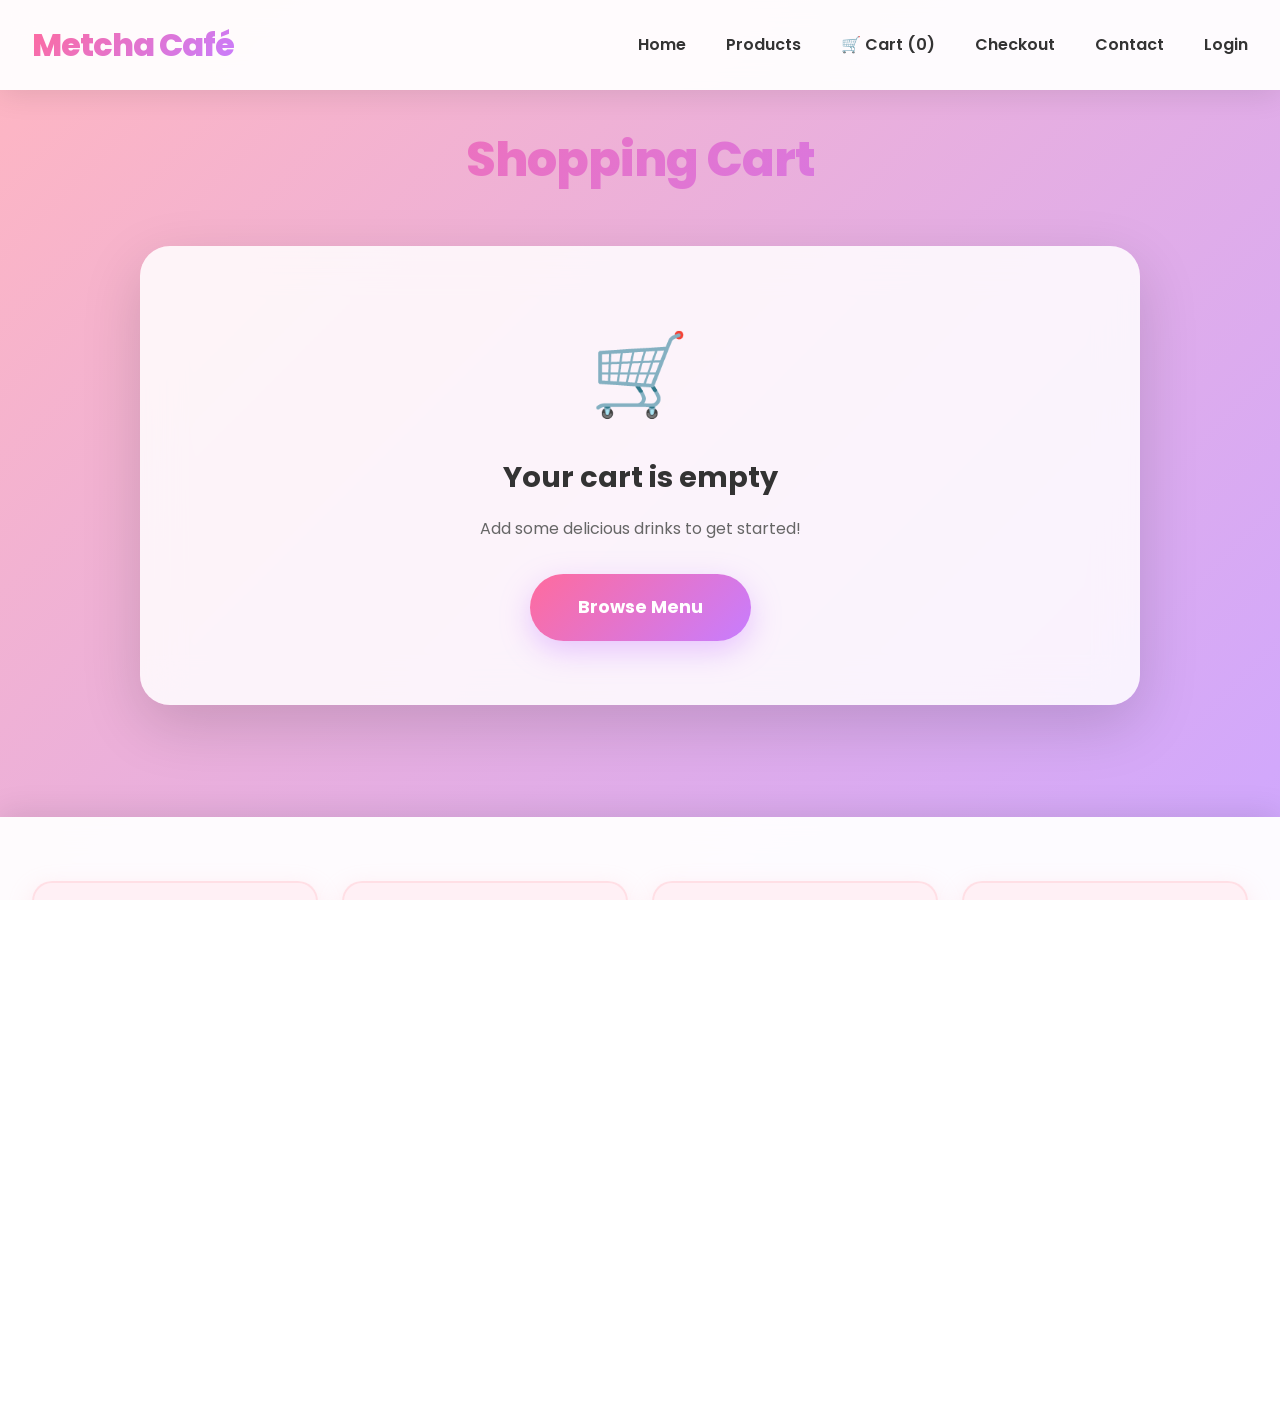
<file: metch_web/cart.html>
<!doctype html>
<html lang="en">
<head>
  <meta charset="UTF-8"/>
  <meta name="viewport" content="width=device-width, initial-scale=1.0"/>
  <title>Metcha Café - Cart</title>
  <link href="https://fonts.googleapis.com/css2?family=Poppins:wght@300;400;500;600;700;800&display=swap" rel="stylesheet"/>
  <style>
    /* ========= Base / Reset ========= */
    * { margin: 0; padding: 0; box-sizing: border-box; }
    html, body { height: 100%; overflow-x: hidden; }
    body {
      font-family: 'Poppins', sans-serif;
      background: linear-gradient(135deg, #ffb6c1, #cfa7ff);
      color: #333;
      line-height: 1.6;
    }

    /* ========= Parallax BG ========= */
    .parallax-bg {
      position: fixed; inset: 0;
      background: linear-gradient(135deg, #ffb6c1, #cfa7ff);
      z-index: -1; transform: translateZ(0);
    }

    /* ========= Header / Nav ========= */
    header {
      background: rgba(255, 255, 255, 0.95);
      backdrop-filter: blur(15px);
      padding: 1.2rem 2rem;
      position: sticky; top: 0; z-index: 1000;
      box-shadow: 0 4px 30px rgba(0,0,0,0.1);
    }
    nav {
      max-width: 1400px; margin: 0 auto;
      display: flex; justify-content: space-between; align-items: center;
    }
    .logo {
      font-size: 2rem; font-weight: 800; letter-spacing: -1px;
      background: linear-gradient(135deg, #ff6b9d, #c77dff);
      -webkit-background-clip: text; -webkit-text-fill-color: transparent;
      background-clip: text;
    }
    .nav-links { display: flex; gap: 2.5rem; list-style: none; }
    .nav-links a {
      text-decoration: none; color: #333; font-weight: 600;
      transition: all .3s ease; position: relative; font-size: 1rem;
    }
    .nav-links a:hover { color: #c77dff; transform: translateY(-2px); }
    .nav-links a::after {
      content: ''; position: absolute; bottom: -5px; left: 0; width: 0; height: 3px;
      background: linear-gradient(135deg, #ff6b9d, #c77dff);
      transition: width .3s ease; border-radius: 2px;
    }
    .nav-links a:hover::after { width: 100%; }

    /* ========= Layout ========= */
    main { max-width: 1400px; margin: 0 auto; padding: 2rem; }

    /* ========= Titles ========= */
    .section-title {
      text-align: center; font-size: 3rem; font-weight: 800; margin-bottom: 3rem; letter-spacing: -1px;
      background: linear-gradient(135deg, #ff6b9d, #c77dff);
      -webkit-background-clip: text; -webkit-text-fill-color: transparent; background-clip: text;
    }

    /* ========= Cart / Checkout ========= */
    .cart-empty {
      text-align: center; padding: 4rem;
      background: rgba(255, 255, 255, 0.85); backdrop-filter: blur(20px);
      border-radius: 30px; box-shadow: 0 20px 60px rgba(0,0,0,.15);
    }
    .cart-card {
      background: rgba(255,255,255,.85); backdrop-filter: blur(20px);
      padding: 2rem; border-radius: 30px; box-shadow: 0 20px 60px rgba(0,0,0,.15); margin-bottom: 2rem;
    }
    .qty-badge {
      display: flex; align-items: center; gap: 1rem;
      background: rgba(199,125,255,.1); padding: .5rem 1rem; border-radius: 50px;
    }
    .qty-btn {
      width: 32px; height: 32px; border-radius: 50%;
      background: linear-gradient(135deg, #ff6b9d, #c77dff); color: #fff; border: none;
      cursor: pointer; font-size: 1.2rem; font-weight: 700; display: flex; align-items: center; justify-content: center;
      transition: all .3s ease;
    }
    .qty-btn:hover {
      transform: scale(1.1);
      box-shadow: 0 5px 15px rgba(199,125,255,.4);
    }

    /* ========= Buttons ========= */
    .cta-button {
      display: inline-block; padding: 1.2rem 3rem;
      background: linear-gradient(135deg, #ff6b9d, #c77dff);
      color: #fff; text-decoration: none; border-radius: 50px;
      font-weight: 700; font-size: 1.1rem; transition: all .4s ease;
      box-shadow: 0 10px 30px rgba(199,125,255,.4); border: none; cursor: pointer;
      transform-style: preserve-3d;
    }
    .cta-button:hover {
      transform: translateY(-5px) scale(1.05);
      box-shadow: 0 20px 50px rgba(199,125,255,.6), 0 0 30px rgba(255,107,157,.5);
    }

    /* ========= Footer ========= */
    footer {
      background: rgba(255, 255, 255, 0.95);
      backdrop-filter: blur(15px);
      padding: 4rem 2rem 2rem; margin-top: 5rem;
      box-shadow: 0 -4px 30px rgba(0,0,0,.1);
    }
    .footer-content {
      max-width: 1400px; margin: 0 auto;
      display: grid; grid-template-columns: repeat(4, 1fr);
      gap: 1.5rem; margin-bottom: 3rem;
    }
    .footer-section {
      background: rgba(255,240,245,.95); backdrop-filter: blur(10px);
      padding: 1.8rem; border-radius: 20px; box-shadow: 0 8px 25px rgba(255,182,193,.3);
      transition: all .4s ease; transform-style: preserve-3d;
      border: 2px solid rgba(255,182,193,.3);
    }
    .footer-section:hover {
      transform: translateY(-10px) scale(1.03) rotateX(5deg);
      box-shadow: 0 20px 50px rgba(255,182,193,.6), 0 0 40px rgba(255,182,193,.5);
      border-color: rgba(255,182,193,.6);
    }
    .footer-section h3 {
      font-size: 1.2rem; font-weight: 700; margin-bottom: 1.2rem;
      background: linear-gradient(135deg, #ff6b9d, #c77dff);
      -webkit-background-clip: text; -webkit-text-fill-color: transparent; background-clip: text;
    }
    .footer-section p { color: #666; line-height: 1.6; margin-bottom: .8rem; font-size: .9rem; }
    .footer-links { list-style: none; }
    .footer-links li { margin-bottom: .6rem; }
    .footer-links a { color: #666; text-decoration: none; transition: all .3s ease; font-weight: 500; font-size: .9rem; }
    .footer-links a:hover { color: #c77dff; padding-left: 5px; }
    .contact-info { list-style: none; display: flex; flex-direction: column; gap: .8rem; }
    .contact-item { padding: .6rem 0; border-bottom: 1px solid rgba(255,182,193,.2); }
    .contact-item:last-child { border-bottom: none; }
    .contact-item strong {
      color: #333; display: block; margin-bottom: .4rem; font-size: .9rem; font-weight: 700;
      background: linear-gradient(135deg, #ff6b9d, #c77dff);
      -webkit-background-clip: text; -webkit-text-fill-color: transparent; background-clip: text;
    }
    .contact-item span { color: #666; font-weight: 500; font-size: .85rem; }

    .social-icons { display: flex; gap: 1rem; margin-top: 1.2rem; }
    .social-icon {
      width: 40px; height: 40px; border-radius: 50%;
      background: linear-gradient(135deg, #ff6b9d, #c77dff);
      display: flex; align-items: center; justify-content: center;
      color: #fff; font-size: 1.2rem; text-decoration: none; transition: all .4s ease;
      box-shadow: 0 5px 20px rgba(199,125,255,.3); transform-style: preserve-3d;
    }
    .social-icon:hover {
      transform: translateY(-8px) scale(1.15) rotateZ(10deg);
      box-shadow: 0 20px 50px rgba(199,125,255,.6), 0 0 40px rgba(255,107,157,.6);
    }
    .footer-bottom {
      text-align: center; padding-top: 2rem; border-top: 2px solid rgba(199,125,255,.2);
      color: #666; font-weight: 500;
    }

    /* ========= Utility ========= */
    .hidden { display: none; }

    /* ========= Responsive ========= */
    @media (max-width: 1024px) {
      .footer-content { grid-template-columns: repeat(2, 1fr); }
    }
    @media (max-width: 768px) {
      .section-title { font-size: 2.2rem; }
      .footer-content { grid-template-columns: 1fr; gap: 2rem; }
      main { padding: 1rem; }
      .nav-links { flex-wrap: wrap; gap: 1rem; font-size: 0.9rem; }
    }
  </style>
</head>
<body>
  <div class="parallax-bg"></div>
  
  <header>
    <nav>
      <div class="logo">Metcha Café</div>
      <ul class="nav-links">
        <li><a href="index.html#home">Home</a></li>
        <li><a href="products.html">Products</a></li>
        <li><a href="cart.html">🛒 Cart (<span id="cart-count">0</span>)</a></li>
        <li><a href="checkout.html">Checkout</a></li>
        <li><a href="contact.html">Contact</a></li>
        <li><a href="login.html">Login</a></li>
      </ul>
    </nav>
  </header>

  <main>
    <h2 class="section-title">Shopping Cart</h2>
    <div style="max-width:1000px;margin:0 auto;">
      <div id="cart-items-container"></div>

      <div id="cart-empty" class="cart-empty hidden">
        <div style="font-size:5rem;margin-bottom:1rem;">🛒</div>
        <h3 style="font-size:1.8rem;font-weight:700;margin-bottom:1rem;color:#333;">Your cart is empty</h3>
        <p style="color:#666;margin-bottom:2rem;">Add some delicious drinks to get started!</p>
        <a class="cta-button" href="products.html">Browse Menu</a>
      </div>
    </div>
  </main>

  <footer>
    <div class="footer-content">
      <div class="footer-section">
        <h3>About Metcha</h3>
        <p>Metcha Café blends art and flavor to bring you handcrafted drinks that inspire every sip.</p>
        <div class="social-icons">
          <a href="https://facebook.com" target="_blank" rel="noopener noreferrer" class="social-icon" aria-label="Facebook">📘</a>
          <a href="https://instagram.com" target="_blank" rel="noopener noreferrer" class="social-icon" aria-label="Instagram">📷</a>
          <a href="https://twitter.com" target="_blank" rel="noopener noreferrer" class="social-icon" aria-label="Twitter">🐦</a>
        </div>
      </div>
      <div class="footer-section">
        <h3>Quick Links</h3>
        <ul class="footer-links">
          <li><a href="index.html#home">Home</a></li>
          <li><a href="products.html">Products</a></li>
          <li><a href="contact.html">Contact</a></li>
          <li><a href="privacy.html">Privacy Policy</a></li>
        </ul>
      </div>
      <div class="footer-section">
        <h3>Contact Info</h3>
        <div class="contact-info">
          <div class="contact-item"><strong>📧 Email</strong><span>hello@metcha.com</span></div>
          <div class="contact-item"><strong>📞 Phone</strong><span>+1 (555) 123-4567</span></div>
          <div class="contact-item"><strong>📍 Address</strong><span>123 Café Street, Khobar, Saudi Arabia</span></div>
        </div>
      </div>
      <div class="footer-section">
        <h3>Opening Hours</h3>
        <div class="contact-info">
          <div class="contact-item"><strong>Mon - Fri</strong><span>8:00 AM - 10:00 PM</span></div>
          <div class="contact-item"><strong>Sat - Sun</strong><span>9:00 AM - 11:00 PM</span></div>
        </div>
      </div>
    </div>
    <div class="footer-bottom">
      <p>© 2025 Metcha. All rights reserved. Made with 💜 for drink lovers.</p>
    </div>
  </footer>

  <script>
    // Product list (must match your products)
    const products = [
      { id: 1, name: 'Matcha Latte', description: 'Creamy and smooth Japanese matcha', price: 24, emoji: '🍵' },
      { id: 2, name: 'Iced Coffee', description: 'Cold brew perfection', price: 28, emoji: '☕' },
      { id: 3, name: 'Caramel Macchiato', description: 'Sweet and bold espresso', price: 32, emoji: '🥤' },
      { id: 4, name: 'Strawberry Matcha', description: 'Fruity twist on classic matcha', price: 35, emoji: '🍓' },
      { id: 5, name: 'Vanilla Latte', description: 'Smooth vanilla espresso', price: 26, emoji: '🧋' },
      { id: 6, name: 'Mocha Frappé', description: 'Chocolate coffee bliss', price: 38, emoji: '🍫' },
      { id: 7, name: 'Honey Matcha', description: 'Natural sweetness meets green tea', price: 30, emoji: '🍯' },
      { id: 8, name: 'Espresso Shot', description: 'Pure and intense', price: 24, emoji: '☕' },
      { id: 9, name: 'Lavender Latte', description: 'Floral and calming', price: 34, emoji: '💜' },
    ];

    const CART_KEY = 'metcha_cart';

    // Read cart from localStorage
    function readCart() {
      try {
        const raw = localStorage.getItem(CART_KEY);
        const cart = JSON.parse(raw || '[]');
        return cart.map(item => ({ ...item, quantity: Number(item.quantity || 0) }));
      } catch {
        return [];
      }
    }

    // Save cart
    function saveCart(cart) {
      localStorage.setItem(CART_KEY, JSON.stringify(cart));
    }

    // Update cart count
    function updateCartCount() {
      const cart = readCart();
      const totalItems = cart.reduce((sum, item) => sum + (Number(item.quantity) || 0), 0);
      const el = document.getElementById('cart-count');
      if (el) el.textContent = totalItems;
    }

    // Calculate subtotal
    function getCartSubtotal(cart = readCart()) {
      return cart.reduce((sum, i) => sum + (Number(i.price) * Number(i.quantity || 0)), 0);
    }

    // Render cart page
    function renderCartPage() {
      const container = document.getElementById('cart-items-container');
      const emptyBlock = document.getElementById('cart-empty');
      if (!container || !emptyBlock) return;

      const cart = readCart();
      if (cart.length === 0) {
        container.innerHTML = '';
        emptyBlock.classList.remove('hidden');
        return;
      }
      emptyBlock.classList.add('hidden');

      const rows = cart.map(item => `
        <div style="display:grid;grid-template-columns:80px 1fr auto auto;gap:1.5rem;align-items:center;padding:1.5rem;border-bottom:2px solid rgba(199,125,255,0.1);">
          <div style="font-size:3rem;text-align:center;">${item.emoji}</div>
          <div>
            <h3 style="font-size:1.3rem;font-weight:700;margin-bottom:.3rem;color:#333;">${item.name}</h3>
            <p style="color:#666;font-size:.9rem;">${item.description}</p>
            <p style="font-size:1.2rem;font-weight:700;background:linear-gradient(135deg,#ff6b9d,#c77dff);-webkit-background-clip:text;-webkit-text-fill-color:transparent;background-clip:text;margin-top:.5rem;">${item.price} SAR</p>
          </div>
          <div class="qty-badge">
            <button class="qty-btn" data-act="dec" data-id="${item.id}">−</button>
            <span style="font-weight:700;font-size:1.1rem;min-width:30px;text-align:center;">${item.quantity}</span>
            <button class="qty-btn" data-act="inc" data-id="${item.id}">+</button>
          </div>
          <button class="remove-btn" data-id="${item.id}" style="padding:.8rem 1.5rem;background:rgba(244,67,54,.1);color:#c62828;border:2px solid rgba(244,67,54,.3);border-radius:50px;font-weight:700;cursor:pointer;transition:all .3s ease;">Remove</button>
        </div>
      `).join('');

      const total = getCartSubtotal(cart);
      const totalBlock = `
        <div style="padding:2rem 1.5rem 1rem;display:flex;justify-content:space-between;align-items:center;">
          <h3 style="font-size:1.8rem;font-weight:700;color:#333;">Total:</h3>
          <p style="font-size:2.2rem;font-weight:800;background:linear-gradient(135deg,#ff6b9d,#c77dff);-webkit-background-clip:text;-webkit-text-fill-color:transparent;background-clip:text;">${total} SAR</p>
        </div>
        <a href="checkout.html" class="cta-button" style="width:100%;text-align:center;display:block;margin-top:1rem;">Proceed to Checkout</a>
      `;

      container.innerHTML = `<div class="cart-card">${rows}${totalBlock}</div>`;
    }

    // Remove from cart
    function removeFromCart(productId) {
      const cart = readCart().filter(i => i.id !== Number(productId));
      saveCart(cart);
      updateCartCount();
      renderCartPage();
    }

    // Update quantity
    function updateQuantity(productId, delta) {
      const cart = readCart();
      const item = cart.find(i => i.id === Number(productId));
      if (!item) return;
      item.quantity = Math.max(0, Number(item.quantity || 0) + delta);
      const next = item.quantity === 0 ? cart.filter(i => i.id !== item.id) : cart;
      saveCart(next);
      updateCartCount();
      renderCartPage();
    }

    // Parallax effect
    const bg = document.querySelector('.parallax-bg');
    if (bg) {
      window.addEventListener('scroll', () => {
        bg.style.transform = `translateY(${window.scrollY * 0.5}px)`;
      });
    }

    // Event delegation for cart buttons
    document.body.addEventListener('click', (e) => {
      const qtyBtn = e.target.closest('.qty-btn');
      if (qtyBtn) {
        const id = Number(qtyBtn.getAttribute('data-id'));
        const act = qtyBtn.getAttribute('data-act');
        updateQuantity(id, act === 'inc' ? 1 : -1);
      }

      const rem = e.target.closest('.remove-btn');
      if (rem) removeFromCart(Number(rem.getAttribute('data-id')));
    });

    // Initialize
    updateCartCount();
    renderCartPage();
  </script>
</body>
</html>
</file>
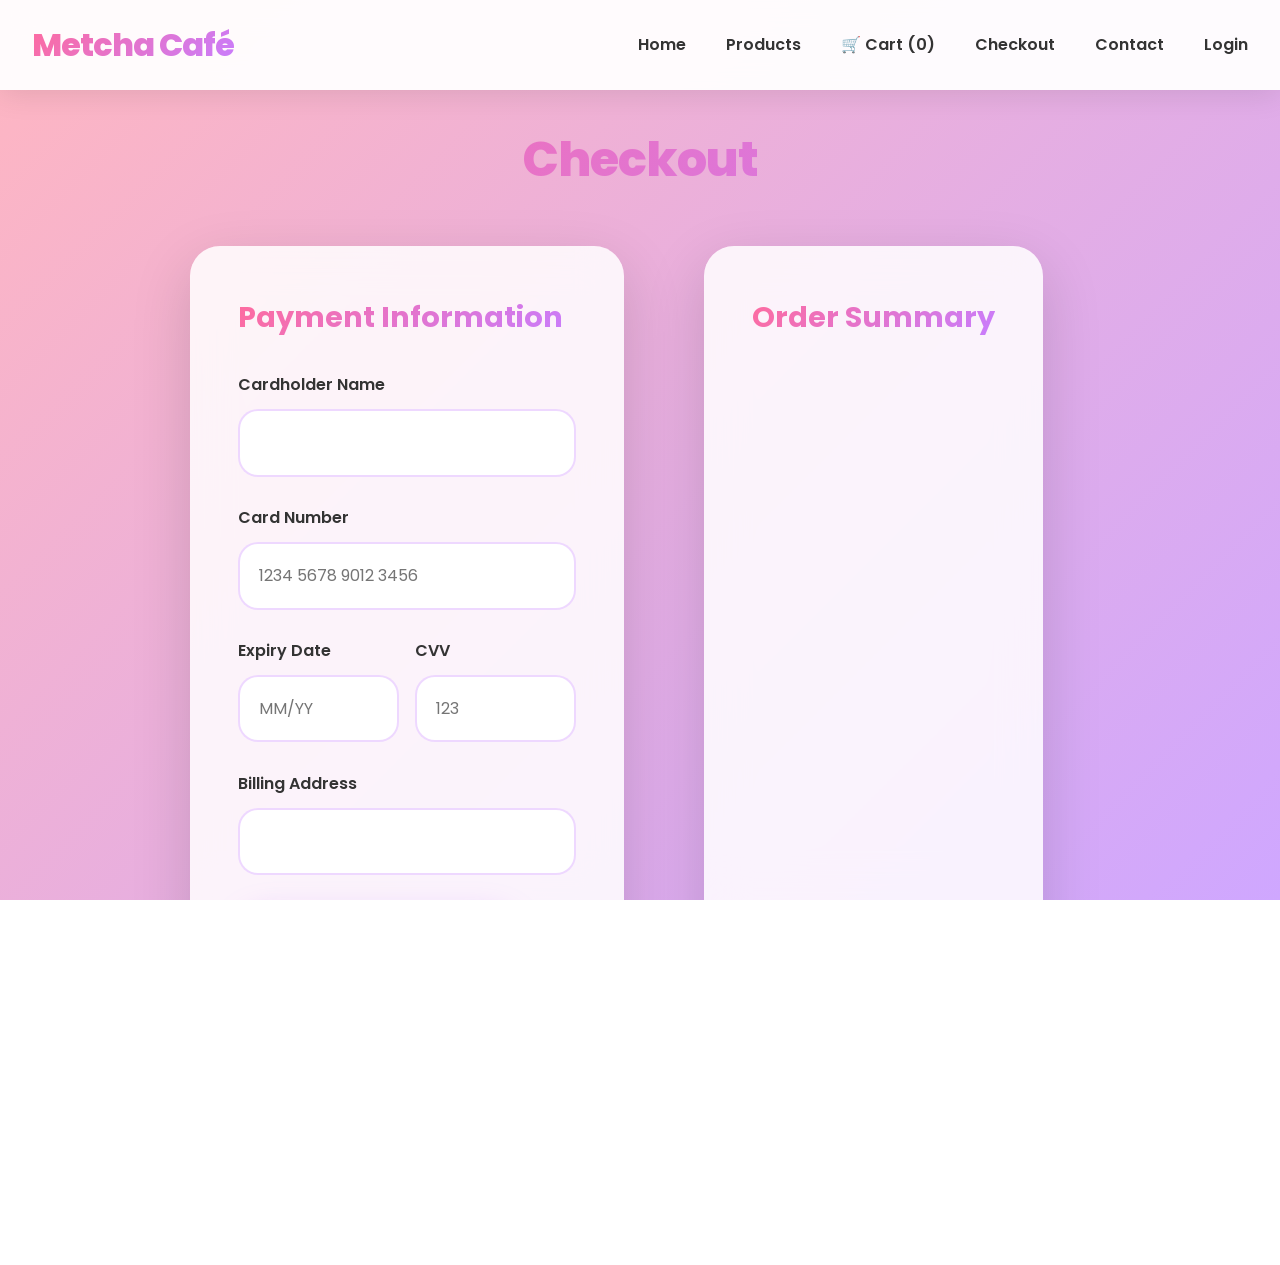
<file: metch_web/checkout.html>
<!doctype html>
<html lang="en">
<head>
  <meta charset="UTF-8"/>
  <meta name="viewport" content="width=device-width, initial-scale=1.0"/>
  <title>Metcha Café - Checkout</title>
  <link href="https://fonts.googleapis.com/css2?family=Poppins:wght@300;400;500;600;700;800&display=swap" rel="stylesheet"/>
  <link rel="stylesheet" href="style.css"/>
</head>
<body>
  <div class="parallax-bg"></div>
  <header>
    <nav>
      <div class="logo">Metcha Café</div>
      <ul class="nav-links">
        <li><a href="index.html#home">Home</a></li>
        <li><a href="products.html">Products</a></li>
        <li><a href="cart.html">🛒 Cart (<span id="cart-count">0</span>)</a></li>
        <li><a href="checkout.html">Checkout</a></li>
        <li><a href="contact.html">Contact</a></li>
        <li><a href="login.html">Login</a></li>
      </ul>
    </nav>
  </header>

  <main id="checkout">
    <h2 class="section-title">Checkout</h2>
    <div style="max-width:900px;margin:0 auto;display:grid;grid-template-columns:1fr 1fr;gap:2rem;">
      <div class="auth-container" style="padding:3rem;">
        <h3 style="font-size:1.8rem;font-weight:700;margin-bottom:2rem;background:linear-gradient(135deg,#ff6b9d,#c77dff);-webkit-background-clip:text;-webkit-text-fill-color:transparent;background-clip:text;">Payment Information</h3>
        <form id="checkout-form">
          <div class="form-group"><label for="card-name">Cardholder Name</label><input type="text" id="card-name" required></div>
          <div class="form-group"><label for="card-number">Card Number</label><input type="text" id="card-number" placeholder="1234 5678 9012 3456" maxlength="19" required></div>
          <div style="display:grid;grid-template-columns:1fr 1fr;gap:1rem;">
            <div class="form-group"><label for="card-expiry">Expiry Date</label><input type="text" id="card-expiry" placeholder="MM/YY" maxlength="5" required></div>
            <div class="form-group"><label for="card-cvv">CVV</label><input type="text" id="card-cvv" placeholder="123" maxlength="3" required></div>
          </div>
          <div class="form-group"><label for="billing-address">Billing Address</label><input type="text" id="billing-address" required></div>
          <button type="submit" class="submit-button"><span class="button-text">Complete Purchase</span><span class="spinner hidden"></span></button>
        </form>
        <div id="checkout-message" style="margin-top:1rem;"></div>
      </div>
      <div class="auth-container" style="padding:3rem;">
        <h3 style="font-size:1.8rem;font-weight:700;margin-bottom:2rem;background:linear-gradient(135deg,#ff6b9d,#c77dff);-webkit-background-clip:text;-webkit-text-fill-color:transparent;background-clip:text;">Order Summary</h3>
        <div id="checkout-summary"></div>
      </div>
    </div>
  </main>

  <!-- Footer (same) -->
  <footer>…same footer as above…</footer>
  <script src="script.js"></script>
</body>
</html>
</file>
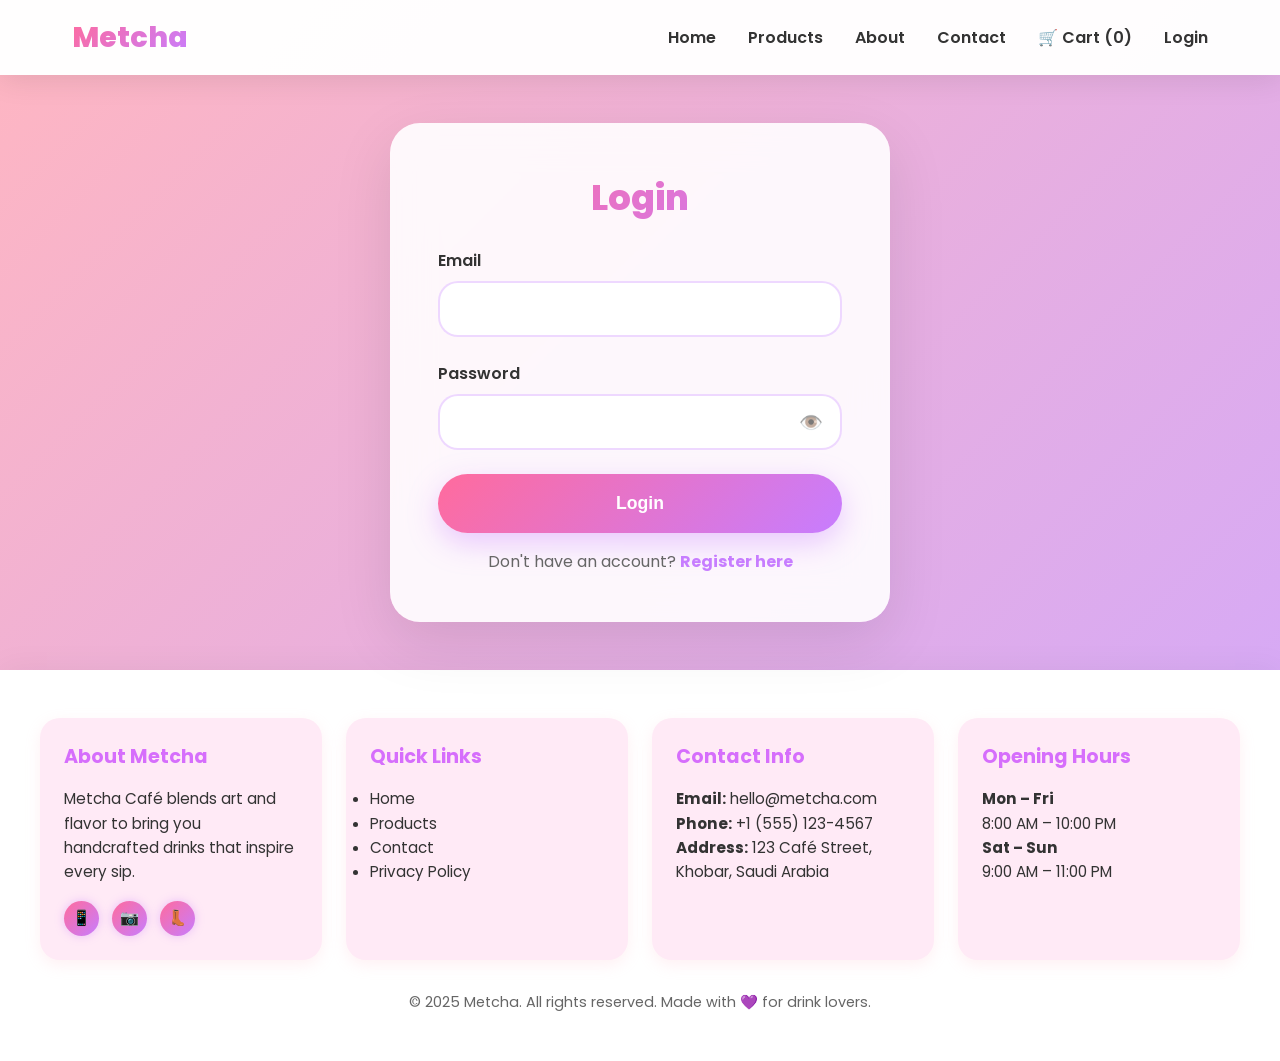
<file: metch_web/login.html>
<!doctype html>
<html lang="en">
<head>
  <meta charset="UTF-8"/>
  <meta name="viewport" content="width=device-width, initial-scale=1.0"/>
  <title>Metcha Café - Login / Register</title>
  <link href="https://fonts.googleapis.com/css2?family=Poppins:wght@300;400;500;600;700;800&display=swap" rel="stylesheet"/>
  <style>
    *{margin:0;padding:0;box-sizing:border-box;}
    body{
      font-family:'Poppins',sans-serif;
      background:linear-gradient(135deg,#ffb6c1,#cfa7ff);
      min-height:100vh;
      display:flex;
      flex-direction:column;
    }
    /* ===== HEADER ===== */
    header{
      background:rgba(255,255,255,.98);
      box-shadow:0 4px 30px rgba(0,0,0,.1);
    }
    nav{
      display:flex;
      justify-content:space-between;
      align-items:center;
      padding:1rem 2rem;
      max-width:1200px;
      margin:auto;
    }
    .logo{
      font-size:1.8rem;
      font-weight:800;
      background:linear-gradient(135deg,#ff6b9d,#c77dff);
      -webkit-background-clip:text;
      -webkit-text-fill-color:transparent;
    }
    .nav-links{
      display:flex;
      list-style:none;
      gap:2rem;
    }
    .nav-links a{
      text-decoration:none;
      color:#333;
      font-weight:600;
      transition:.3s;
    }
    .nav-links a:hover{color:#c77dff;}
    
    /* ===== MAIN ===== */
    main{
      flex:1;
      display:flex;
      justify-content:center;
      align-items:center;
      padding:3rem 1rem;
    }
    .auth-container{
      background:rgba(255,255,255,.9);
      backdrop-filter:blur(20px);
      padding:3rem;
      border-radius:30px;
      box-shadow:0 20px 60px rgba(0,0,0,.1);
      max-width:500px;
      width:100%;
    }
    h2.section-title{
      text-align:center;
      font-size:2.2rem;
      font-weight:800;
      margin-bottom:1.5rem;
      background:linear-gradient(135deg,#ff6b9d,#c77dff);
      -webkit-background-clip:text;
      -webkit-text-fill-color:transparent;
    }
    .form-group{margin-bottom:1.5rem;}
    label{display:block;margin-bottom:.5rem;font-weight:600;color:#333;}
    input{
      width:100%;
      padding:1rem;
      border:2px solid rgba(199,125,255,.3);
      border-radius:20px;
      font-family:'Poppins',sans-serif;
      transition:.3s;
    }
    input:focus{
      outline:none;
      border-color:#c77dff;
      box-shadow:0 0 0 4px rgba(199,125,255,.15);
    }
    .password-wrapper{position:relative;}
    .password-toggle{
      position:absolute;
      right:1.2rem;
      top:50%;
      transform:translateY(-50%);
      background:none;
      border:none;
      cursor:pointer;
      font-size:1.2rem;
      opacity:.6;
      transition:.3s;
    }
    .password-toggle:hover{opacity:1;}
    .submit-button{
      width:100%;
      padding:1.2rem;
      border:none;
      border-radius:50px;
      font-size:1.1rem;
      font-weight:700;
      color:#fff;
      background:linear-gradient(135deg,#ff6b9d,#c77dff);
      box-shadow:0 10px 30px rgba(199,125,255,.4);
      cursor:pointer;
      transition:.3s;
    }
    .submit-button:hover{
      transform:translateY(-3px);
      box-shadow:0 20px 50px rgba(199,125,255,.6);
    }
    .auth-toggle{text-align:center;margin-top:1rem;color:#666;}
    .auth-toggle a{color:#c77dff;font-weight:700;text-decoration:none;}
    .auth-toggle a:hover{text-decoration:underline;color:#ff6b9d;}
    .hidden{display:none;}
    .success-message,.error-message{
      padding:1rem;border-radius:20px;margin-bottom:1.2rem;text-align:center;font-weight:600;
    }
    .success-message{background:rgba(76,175,80,.15);color:#2e7d32;border:1px solid #81c784;}
    .error-message{background:rgba(244,67,54,.15);color:#c62828;border:1px solid #ef9a9a;}

    /* ===== FOOTER ===== */
    footer{
      background:#fff;
      padding:3rem 1rem;
      box-shadow:0 -2px 30px rgba(0,0,0,0.05);
    }
    .footer-container{
      max-width:1200px;
      margin:auto;
      display:grid;
      grid-template-columns:repeat(auto-fit,minmax(250px,1fr));
      gap:1.5rem;
      text-align:left;
    }
    .footer-box{
      background:#ffeaf6;
      border-radius:20px;
      padding:1.5rem;
      box-shadow:0 5px 15px rgba(255,182,193,.2);
    }
    .footer-box h3{
      color:#d66efc;
      font-size:1.2rem;
      margin-bottom:1rem;
    }
    .footer-box p, .footer-box li, .footer-box a{
      color:#333;
      font-size:.95rem;
      line-height:1.6;
      text-decoration:none;
    }
    .footer-box a:hover{color:#c77dff;}
    .footer-social{
      display:flex;
      gap:.8rem;
      margin-top:1rem;
    }
    .footer-social a{
      width:35px;
      height:35px;
      border-radius:50%;
      background:linear-gradient(135deg,#ff6b9d,#c77dff);
      display:flex;
      justify-content:center;
      align-items:center;
      color:#fff;
      box-shadow:0 0 10px rgba(199,125,255,.4);
      transition:.3s;
    }
    .footer-social a:hover{transform:translateY(-4px);}
    .footer-bottom{
      text-align:center;
      margin-top:2rem;
      color:#666;
      font-size:.9rem;
    }
  </style>
</head>
<body>

<header>
  <nav>
    <div class="logo">Metcha</div>
    <ul class="nav-links">
      <li><a href="index.html#home">Home</a></li>
      <li><a href="products.html">Products</a></li>
      <li><a href="about.html">About</a></li>
      <li><a href="contact.html">Contact</a></li>
      <li><a href="cart.html">🛒 Cart (0)</a></li>
      <li><a href="login.html">Login</a></li>
    </ul>
  </nav>
</header>

<main>
  <div class="auth-container">
    <h2 class="section-title" id="auth-title">Login</h2>
    <div id="auth-message"></div>

    <!-- LOGIN -->
    <form id="login-form">
      <div class="form-group"><label for="login-email">Email</label><input type="email" id="login-email" required></div>
      <div class="form-group"><label for="login-password">Password</label>
        <div class="password-wrapper"><input type="password" id="login-password" required>
        <button type="button" class="password-toggle" data-target="login-password">👁️</button></div>
      </div>
      <button type="submit" class="submit-button">Login</button>
    </form>

    <!-- REGISTER -->
    <form id="register-form" class="hidden">
      <div class="form-group"><label for="register-name">Name</label><input id="register-name" required></div>
      <div class="form-group"><label for="register-email">Email</label><input type="email" id="register-email" required></div>
      <div class="form-group"><label for="register-password">Password</label>
        <div class="password-wrapper"><input type="password" id="register-password" required>
        <button type="button" class="password-toggle" data-target="register-password">👁️</button></div>
      </div>
      <div class="form-group"><label for="register-confirm">Retype Password</label>
        <div class="password-wrapper"><input type="password" id="register-confirm" required>
        <button type="button" class="password-toggle" data-target="register-confirm">👁️</button></div>
      </div>
      <button type="submit" class="submit-button">Register</button>
    </form>

    <div class="auth-toggle"><span id="toggle-text">Don't have an account?</span> <a id="toggle-link">Register here</a></div>
  </div>
</main>

<!-- ===== FOOTER SECTION ===== -->
<footer>
  <div class="footer-container">
    <div class="footer-box">
      <h3>About Metcha</h3>
      <p>Metcha Café blends art and flavor to bring you handcrafted drinks that inspire every sip.</p>
      <div class="footer-social">
        <a href="#">📱</a>
        <a href="#">📷</a>
        <a href="#">👢</a>
      </div>
    </div>
    <div class="footer-box">
      <h3>Quick Links</h3>
      <ul>
        <li><a href="index.html#home">Home</a></li>
        <li><a href="products.html">Products</a></li>
        <li><a href="contact.html">Contact</a></li>
        <li><a href="#">Privacy Policy</a></li>
      </ul>
    </div>
    <div class="footer-box">
      <h3>Contact Info</h3>
      <p><strong>Email:</strong> hello@metcha.com</p>
      <p><strong>Phone:</strong> +1 (555) 123-4567</p>
      <p><strong>Address:</strong> 123 Café Street, Khobar, Saudi Arabia</p>
    </div>
    <div class="footer-box">
      <h3>Opening Hours</h3>
      <p><strong>Mon – Fri</strong><br>8:00 AM – 10:00 PM</p>
      <p><strong>Sat – Sun</strong><br>9:00 AM – 11:00 PM</p>
    </div>
  </div>
  <div class="footer-bottom">© 2025 Metcha. All rights reserved. Made with 💜 for drink lovers.</div>
</footer>

<script>
  const loginForm=document.getElementById('login-form');
  const registerForm=document.getElementById('register-form');
  const toggleLink=document.getElementById('toggle-link');
  const toggleText=document.getElementById('toggle-text');
  const authTitle=document.getElementById('auth-title');
  const authMessage=document.getElementById('auth-message');

  toggleLink.addEventListener('click',()=>{
    if(loginForm.classList.contains('hidden')){
      registerForm.classList.add('hidden');
      loginForm.classList.remove('hidden');
      authTitle.textContent='Login';
      toggleText.textContent="Don't have an account?";
      toggleLink.textContent='Register here';
      authMessage.innerHTML='';
    }else{
      loginForm.classList.add('hidden');
      registerForm.classList.remove('hidden');
      authTitle.textContent='Register';
      toggleText.textContent='Already have an account?';
      toggleLink.textContent='Login here';
      authMessage.innerHTML='';
    }
  });

  document.body.addEventListener('click',e=>{
    const toggle=e.target.closest('.password-toggle');
    if(!toggle)return;
    const field=document.getElementById(toggle.dataset.target);
    field.type=field.type==='password'?'text':'password';
    toggle.textContent=field.type==='password'?'👁️':'🙈';
  });

  function showMessage(msg,type){authMessage.innerHTML=`<div class="${type}-message">${msg}</div>`;}

  const validEmail="kh242249@ic.edu.sa";
  const validPassword="Tester&456";

  loginForm.addEventListener('submit',e=>{
    e.preventDefault();
    const email=document.getElementById('login-email').value.trim();
    const password=document.getElementById('login-password').value;
    if(email===validEmail && password===validPassword){
      showMessage('✅ Login successful! Welcome back to Metcha 💜','success');
    } else {
      showMessage('❌ Invalid email or password.','error');
    }
  });

  registerForm.addEventListener('submit',e=>{
    e.preventDefault();
    const email=document.getElementById('register-email').value.trim();
    const password=document.getElementById('register-password').value;
    const confirm=document.getElementById('register-confirm').value;
    if(email===validEmail && password===validPassword && confirm===validPassword){
      showMessage(`✅ Registration successful! A verification email has been sent to ${email}. Please check your inbox before logging in.`,'success');
    } else {
      showMessage('❌ Invalid email or password.','error');
    }
  });
</script>
</body>
</html>
</file>
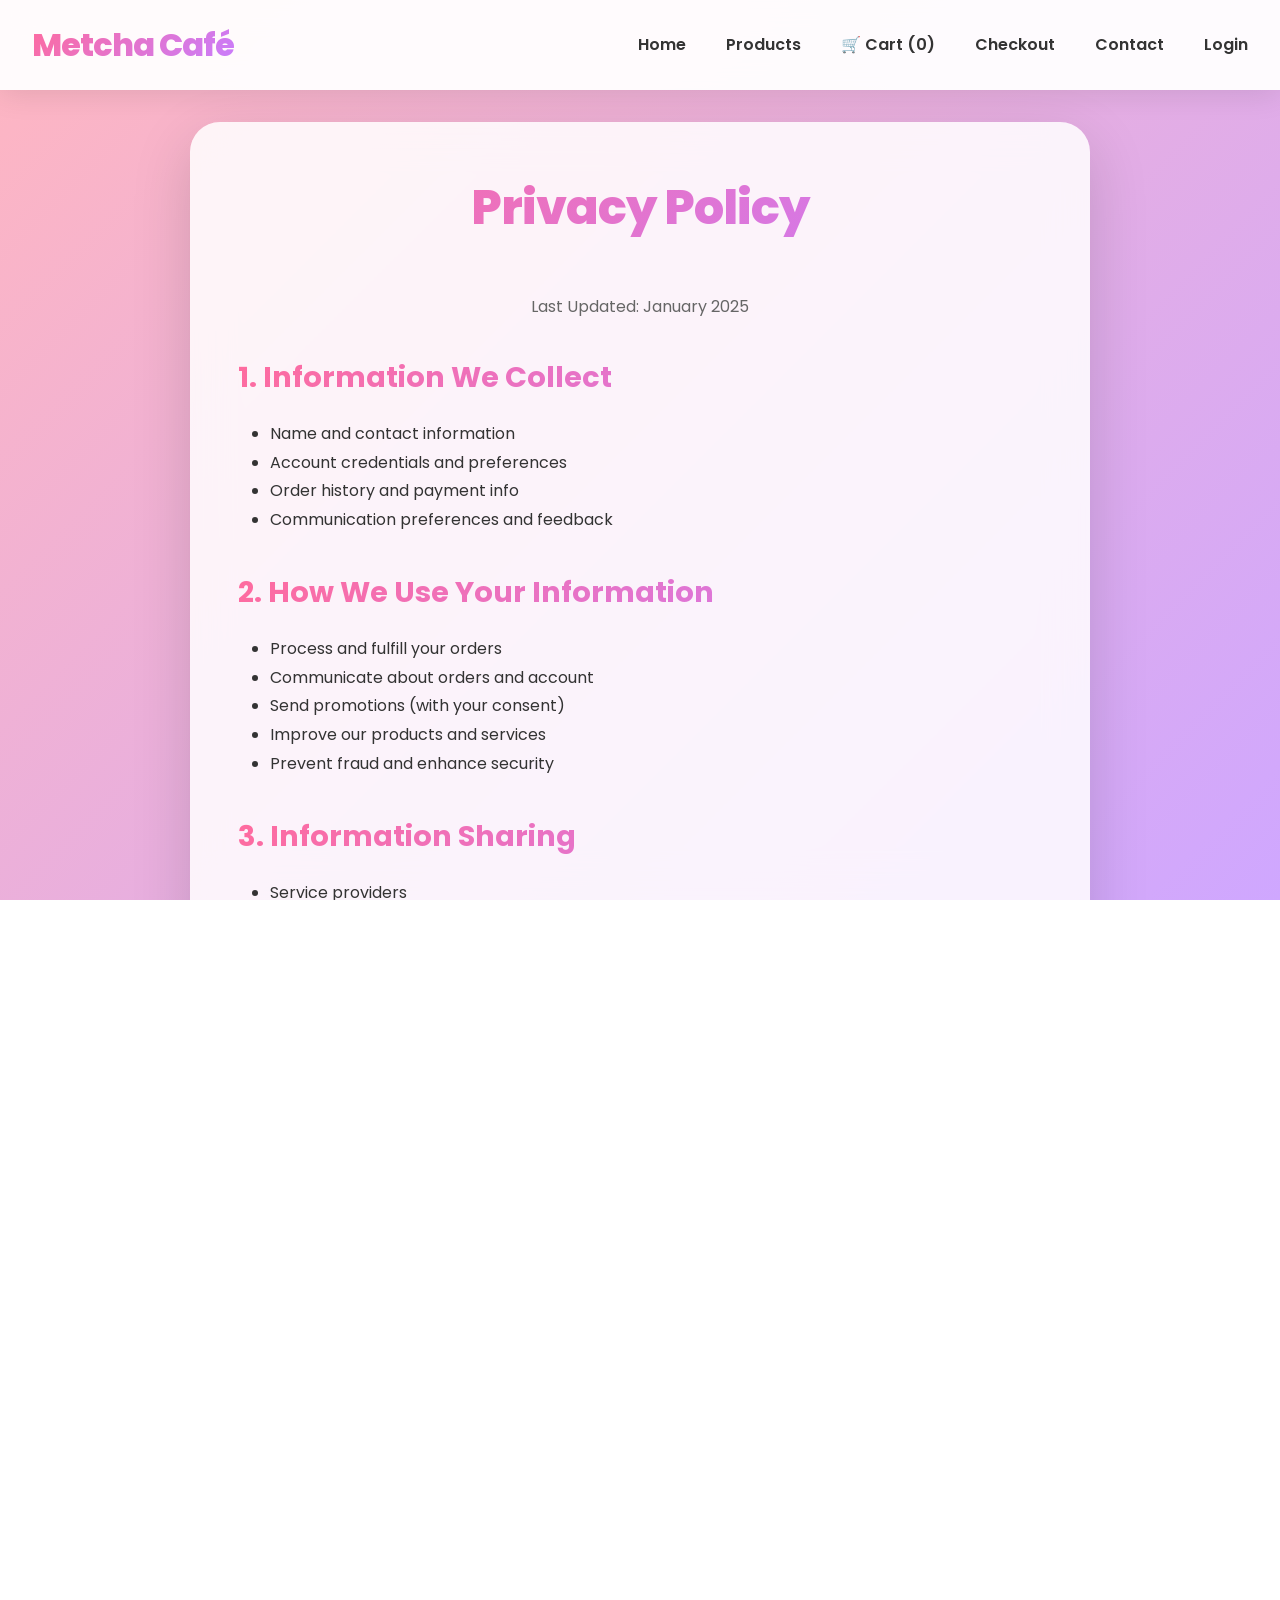
<file: metch_web/privacy.html>
<!doctype html>
<html lang="en">
<head>
  <meta charset="UTF-8"/>
  <meta name="viewport" content="width=device-width, initial-scale=1.0"/>
  <title>Metcha Café - Privacy Policy</title>
  <link href="https://fonts.googleapis.com/css2?family=Poppins:wght@300;400;500;600;700;800&display=swap" rel="stylesheet"/>
  <link rel="stylesheet" href="style.css"/>
</head>
<body>
  <div class="parallax-bg"></div>
  <header>
    <nav>
      <div class="logo">Metcha Café</div>
      <ul class="nav-links">
        <li><a href="index.html#home">Home</a></li>
        <li><a href="products.html">Products</a></li>
        <li><a href="cart.html">🛒 Cart (<span id="cart-count">0</span>)</a></li>
        <li><a href="checkout.html">Checkout</a></li>
        <li><a href="contact.html">Contact</a></li>
        <li><a href="login.html">Login</a></li>
      </ul>
    </nav>
  </header>

  <main>
    <div style="max-width:900px;margin:0 auto;background:rgba(255,255,255,.85);backdrop-filter:blur(20px);padding:3rem;border-radius:30px;box-shadow:0 20px 60px rgba(0,0,0,.15);">
      <h1 class="section-title">Privacy Policy</h1>
      <p style="color:#666;margin-bottom:2rem;text-align:center;">Last Updated: January 2025</p>
      <div style="color:#333;line-height:1.8;">
        <h2 style="font-size:1.8rem;font-weight:700;margin:2rem 0 1rem;background:linear-gradient(135deg,#ff6b9d,#c77dff);-webkit-background-clip:text;-webkit-text-fill-color:transparent;background-clip:text;">1. Information We Collect</h2>
        <ul style="margin-left:2rem;margin-bottom:1.5rem;">
          <li>Name and contact information</li><li>Account credentials and preferences</li><li>Order history and payment info</li><li>Communication preferences and feedback</li>
        </ul>
        <h2 style="font-size:1.8rem;font-weight:700;margin:2rem 0 1rem;background:linear-gradient(135deg,#ff6b9d,#c77dff);-webkit-background-clip:text;-webkit-text-fill-color:transparent;background-clip:text;">2. How We Use Your Information</h2>
        <ul style="margin-left:2rem;margin-bottom:1.5rem;">
          <li>Process and fulfill your orders</li><li>Communicate about orders and account</li><li>Send promotions (with your consent)</li><li>Improve our products and services</li><li>Prevent fraud and enhance security</li>
        </ul>
        <h2 style="font-size:1.8rem;font-weight:700;margin:2rem 0 1rem;background:linear-gradient(135deg,#ff6b9d,#c77dff);-webkit-background-clip:text;-webkit-text-fill-color:transparent;background-clip:text;">3. Information Sharing</h2>
        <ul style="margin-left:2rem;margin-bottom:1.5rem;">
          <li>Service providers</li><li>Payment processors</li><li>Legal authorities where required</li>
        </ul>
        <h2 style="font-size:1.8rem;font-weight:700;margin:2rem 0 1rem;background:linear-gradient(135deg,#ff6b9d,#c77dff);-webkit-background-clip:text;-webkit-text-fill-color:transparent;background-clip:text;">4. Data Security</h2>
        <p>We implement industry-standard security measures; however, no method is 100% secure.</p>
        <h2 style="font-size:1.8rem;font-weight:700;margin:2rem 0 1rem;background:linear-gradient(135deg,#ff6b9d,#c77dff);-webkit-background-clip:text;-webkit-text-fill-color:transparent;background-clip:text;">5. Your Rights</h2>
        <ul style="margin-left:2rem;margin-bottom:1.5rem;">
          <li>Access/update your info</li><li>Request deletion</li><li>Opt-out of marketing</li><li>Request a copy of your data</li>
        </ul>
        <h2 style="font-size:1.8rem;font-weight:700;margin:2rem 0 1rem;background:linear-gradient(135deg,#ff6b9d,#c77dff);-webkit-background-clip:text;-webkit-text-fill-color:transparent;background-clip:text;">6. Cookies</h2>
        <p>We use cookies to improve experience and analyze traffic. You can control cookies in your browser.</p>
      </div>
    </div>
  </main>

  <!-- Footer (same) -->
  <footer>…same footer as above…</footer>
  <script src="script.js"></script>
</body>
</html>
</file>
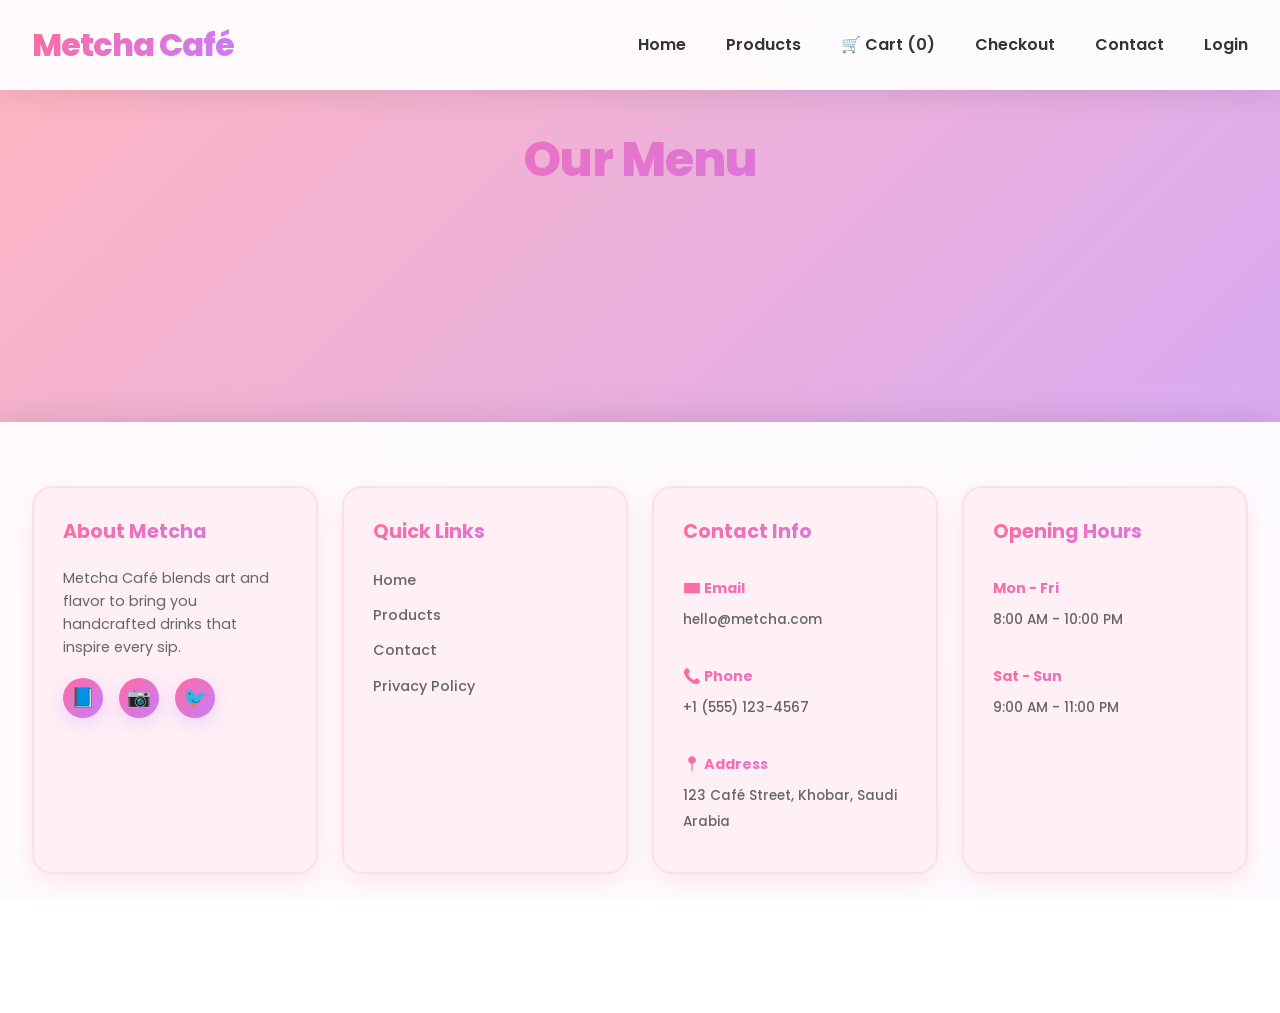
<file: metch_web/products.html>
<!doctype html>
<html lang="en">
<head>
  <meta charset="UTF-8"/>
  <meta name="viewport" content="width=device-width, initial-scale=1.0"/>
  <title>Metcha Café - Products</title>
  <link href="https://fonts.googleapis.com/css2?family=Poppins:wght@300;400;500;600;700;800&display=swap" rel="stylesheet"/>
  <link rel="stylesheet" href="style.css"/>
</head>
<body>
  <div class="parallax-bg"></div>
  <header>
    <nav>
      <div class="logo">Metcha Café</div>
      <ul class="nav-links">
        <li><a href="index.html#home">Home</a></li>
        <li><a href="products.html">Products</a></li>
        <li><a href="cart.html">🛒 Cart (<span id="cart-count">0</span>)</a></li>
        <li><a href="checkout.html">Checkout</a></li>
        <li><a href="contact.html">Contact</a></li>
        <li><a href="login.html">Login</a></li>
      </ul>
    </nav>
  </header>

  <main>
    <h2 class="section-title" id="products-title">Our Menu</h2>
    <div class="products-grid" id="all-products"></div>
  </main>

  <!-- Footer (same as index) -->
  <footer>
    <div class="footer-content">
      <div class="footer-section">
        <h3>About Metcha</h3>
        <p>Metcha Café blends art and flavor to bring you handcrafted drinks that inspire every sip.</p>
        <div class="social-icons">
          <a href="https://facebook.com" target="_blank" rel="noopener noreferrer" class="social-icon" aria-label="Facebook">📘</a>
          <a href="https://instagram.com" target="_blank" rel="noopener noreferrer" class="social-icon" aria-label="Instagram">📷</a>
          <a href="https://twitter.com" target="_blank" rel="noopener noreferrer" class="social-icon" aria-label="Twitter">🐦</a>
        </div>
      </div>
      <div class="footer-section">
        <h3>Quick Links</h3>
        <ul class="footer-links">
          <li><a href="index.html#home">Home</a></li>
          <li><a href="products.html">Products</a></li>
          <li><a href="contact.html">Contact</a></li>
          <li><a href="privacy.html">Privacy Policy</a></li>
        </ul>
      </div>
      <div class="footer-section">
        <h3>Contact Info</h3>
        <div class="contact-info">
          <div class="contact-item"><strong>📧 Email</strong><span>hello@metcha.com</span></div>
          <div class="contact-item"><strong>📞 Phone</strong><span>+1 (555) 123-4567</span></div>
          <div class="contact-item"><strong>📍 Address</strong><span>123 Café Street, Khobar, Saudi Arabia</span></div>
        </div>
      </div>
      <div class="footer-section">
        <h3>Opening Hours</h3>
        <div class="contact-info">
          <div class="contact-item"><strong>Mon - Fri</strong><span>8:00 AM - 10:00 PM</span></div>
          <div class="contact-item"><strong>Sat - Sun</strong><span>9:00 AM - 11:00 PM</span></div>
        </div>
      </div>
    </div>
    <div class="footer-bottom">
      <p>© 2025 Metcha. All rights reserved. Made with 💜 for drink lovers.</p>
    </div>
  </footer>

  <script src="script.js"></script>
</body>
</html>
</file>
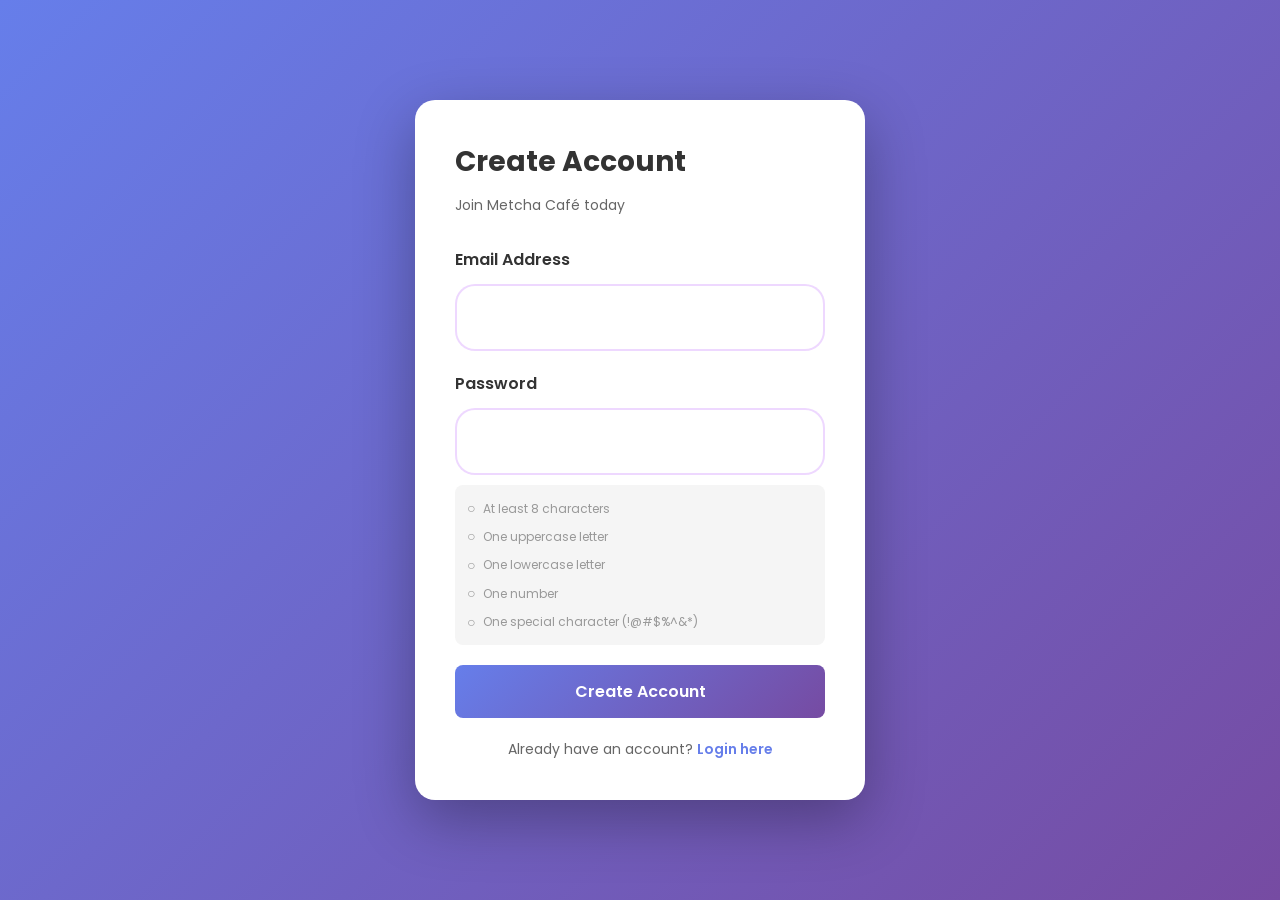
<file: metch_web/regiter.html>
<!DOCTYPE html>
<html lang="en">
<head>
    <meta charset="UTF-8">
    <meta name="viewport" content="width=device-width, initial-scale=1.0">
    <title>Register - Metcha Café</title>
    <link href="https://fonts.googleapis.com/css2?family=Poppins:wght@300;400;500;600;700;800&display=swap" rel="stylesheet"/>
    <link rel="stylesheet" href="style.css"/>
    <style>
        * {
            margin: 0;
            padding: 0;
            box-sizing: border-box;
        }
        body {
            font-family: 'Poppins', sans-serif;
            background: linear-gradient(135deg, #667eea 0%, #764ba2 100%);
            min-height: 100vh;
            display: flex;
            align-items: center;
            justify-content: center;
            padding: 20px;
        }
        .register-container {
            background: white;
            border-radius: 20px;
            box-shadow: 0 20px 60px rgba(0,0,0,0.3);
            padding: 40px;
            max-width: 450px;
            width: 100%;
        }
        h2 {
            color: #333;
            margin-bottom: 10px;
            font-size: 28px;
        }
        .subtitle {
            color: #666;
            margin-bottom: 30px;
            font-size: 14px;
        }
        .form-group {
            margin-bottom: 20px;
        }
        label {
            display: block;
            margin-bottom: 8px;
            color: #333;
            font-weight: 500;
            font-size: 14px;
        }
        input {
            width: 100%;
            padding: 12px 15px;
            border: 2px solid #e0e0e0;
            border-radius: 8px;
            font-size: 14px;
            transition: border-color 0.3s;
            font-family: 'Poppins', sans-serif;
        }
        input:focus {
            outline: none;
            border-color: #667eea;
        }
        .password-strength {
            margin-top: 8px;
            display: none;
        }
        .strength-bar {
            height: 4px;
            background: #e0e0e0;
            border-radius: 2px;
            overflow: hidden;
            margin-bottom: 5px;
        }
        .strength-fill {
            height: 100%;
            width: 0%;
            transition: width 0.3s, background-color 0.3s;
        }
        .strength-text {
            font-size: 12px;
            color: #666;
        }
        .password-requirements {
            margin-top: 10px;
            padding: 12px;
            background: #f5f5f5;
            border-radius: 8px;
            font-size: 12px;
        }
        .requirement {
            display: flex;
            align-items: center;
            margin-bottom: 6px;
            color: #999;
        }
        .requirement:last-child {
            margin-bottom: 0;
        }
        .requirement.met {
            color: #4caf50;
        }
        .requirement .icon {
            margin-right: 8px;
            font-size: 14px;
        }
        .submit-btn {
            width: 100%;
            padding: 14px;
            background: linear-gradient(135deg, #667eea 0%, #764ba2 100%);
            color: white;
            border: none;
            border-radius: 8px;
            font-size: 16px;
            font-weight: 600;
            cursor: pointer;
            transition: transform 0.2s, box-shadow 0.2s;
            font-family: 'Poppins', sans-serif;
        }
        .submit-btn:hover {
            transform: translateY(-2px);
            box-shadow: 0 10px 20px rgba(102, 126, 234, 0.3);
        }
        .submit-btn:disabled {
            opacity: 0.6;
            cursor: not-allowed;
            transform: none;
        }
        .message {
            padding: 12px;
            border-radius: 8px;
            margin-bottom: 20px;
            font-size: 14px;
            display: none;
        }
        .message.success {
            background: #e8f5e9;
            color: #2e7d32;
            border: 1px solid #a5d6a7;
        }
        .message.error {
            background: #ffebee;
            color: #c62828;
            border: 1px solid #ef9a9a;
        }
        .login-link {
            text-align: center;
            margin-top: 20px;
            font-size: 14px;
            color: #666;
        }
        .login-link a {
            color: #667eea;
            text-decoration: none;
            font-weight: 600;
        }
        .login-link a:hover {
            text-decoration: underline;
        }
        .spinner {
            display: inline-block;
            width: 16px;
            height: 16px;
            border: 3px solid rgba(255,255,255,.3);
            border-radius: 50%;
            border-top-color: #fff;
            animation: spin .8s linear infinite;
        }
        @keyframes spin {
            to { transform: rotate(360deg); }
        }
    </style>
</head>
<body>
    <div class="register-container">
        <h2>Create Account</h2>
        <p class="subtitle">Join Metcha Café today</p>
        
        <div id="message" class="message"></div>
        
        <form id="registerForm">
            <div class="form-group">
                <label for="email">Email Address</label>
                <input type="email" id="email" name="email" required>
            </div>
            
            <div class="form-group">
                <label for="password">Password</label>
                <input type="password" id="password" name="password" required>
                
                <div class="password-strength" id="passwordStrength">
                    <div class="strength-bar">
                        <div class="strength-fill" id="strengthFill"></div>
                    </div>
                    <div class="strength-text" id="strengthText"></div>
                </div>
                
                <div class="password-requirements">
                    <div class="requirement" id="req-length">
                        <span class="icon">○</span>
                        <span>At least 8 characters</span>
                    </div>
                    <div class="requirement" id="req-uppercase">
                        <span class="icon">○</span>
                        <span>One uppercase letter</span>
                    </div>
                    <div class="requirement" id="req-lowercase">
                        <span class="icon">○</span>
                        <span>One lowercase letter</span>
                    </div>
                    <div class="requirement" id="req-number">
                        <span class="icon">○</span>
                        <span>One number</span>
                    </div>
                    <div class="requirement" id="req-special">
                        <span class="icon">○</span>
                        <span>One special character (!@#$%^&*)</span>
                    </div>
                </div>
            </div>
            
            <button type="submit" class="submit-btn" id="submitBtn">
                <span id="btnText">Create Account</span>
            </button>
        </form>
        
        <div class="login-link">
            Already have an account? <a href="login.html">Login here</a>
        </div>
    </div>

    <script>
        
        const form = document.getElementById('registerForm');
        const passwordInput = document.getElementById('password');
        const strengthIndicator = document.getElementById('passwordStrength');
        const strengthFill = document.getElementById('strengthFill');
        const strengthText = document.getElementById('strengthText');
        const submitBtn = document.getElementById('submitBtn');
        const btnText = document.getElementById('btnText');
        const messageDiv = document.getElementById('message');

        const requirements = {
            length: { regex: /.{8,}/, element: document.getElementById('req-length') },
            uppercase: { regex: /[A-Z]/, element: document.getElementById('req-uppercase') },
            lowercase: { regex: /[a-z]/, element: document.getElementById('req-lowercase') },
            number: { regex: /[0-9]/, element: document.getElementById('req-number') },
            special: { regex: /[!@#$%^&*(),.?":{}|<>]/, element: document.getElementById('req-special') }
        };

        function showMessage(message, type) {
            messageDiv.textContent = message;
            messageDiv.className = `message ${type}`;
            messageDiv.style.display = 'block';
            
            if (type === 'success') {
                setTimeout(() => {
                    messageDiv.style.display = 'none';
                }, 5000);
            }
        }

        passwordInput.addEventListener('input', function() {
            const password = this.value;
            
            if (password.length > 0) {
                strengthIndicator.style.display = 'block';
            } else {
                strengthIndicator.style.display = 'none';
                return;
            }
            
            let metCount = 0;
            for (const [key, req] of Object.entries(requirements)) {
                if (req.regex.test(password)) {
                    req.element.classList.add('met');
                    req.element.querySelector('.icon').textContent = '✓';
                    metCount++;
                } else {
                    req.element.classList.remove('met');
                    req.element.querySelector('.icon').textContent = '○';
                }
            }
            
            const strength = (metCount / 5) * 100;
            strengthFill.style.width = strength + '%';
            
            if (strength === 100) {
                strengthFill.style.backgroundColor = '#4caf50';
                strengthText.textContent = 'Strong password';
                strengthText.style.color = '#4caf50';
            } else if (strength >= 60) {
                strengthFill.style.backgroundColor = '#ff9800';
                strengthText.textContent = 'Medium strength';
                strengthText.style.color = '#ff9800';
            } else {
                strengthFill.style.backgroundColor = '#f44336';
                strengthText.textContent = 'Weak password';
                strengthText.style.color = '#f44336';
            }
        });

        function validatePassword(password) {
            for (const req of Object.values(requirements)) {
                if (!req.regex.test(password)) {
                    return false;
                }
            }
            return true;
        }

        form.addEventListener('submit', async function(e) {
            e.preventDefault();
            
            const email = document.getElementById('email').value.trim();
            const password = passwordInput.value;
            
            const emailRegex = /^[^\s@]+@[^\s@]+\.[^\s@]+$/;
            if (!emailRegex.test(email)) {
                showMessage('Please enter a valid email address.', 'error');
                return;
            }
            
            if (!validatePassword(password)) {
                showMessage('Password does not meet all requirements. Please check the list above.', 'error');
                return;
            }
            
            submitBtn.disabled = true;
            btnText.innerHTML = '<span class="spinner"></span>';
            
            try {
                const response = await fetch('register.php', {
                    method: 'POST',
                    headers: {
                        'Content-Type': 'application/x-www-form-urlencoded',
                    },
                    body: `email=${encodeURIComponent(email)}&password=${encodeURIComponent(password)}`
                });
                
                const result = await response.json();
                
                if (result.success) {
                    showMessage(result.message, 'success');
                    form.reset();
                    strengthIndicator.style.display = 'none';
                    
                    for (const req of Object.values(requirements)) {
                        req.element.classList.remove('met');
                        req.element.querySelector('.icon').textContent = '○';
                    }
                    
                    setTimeout(() => {
                        window.location.href = 'login.html';
                    }, 3000);
                } else {
                    showMessage(result.message, 'error');
                }
            } catch (error) {
                showMessage('An error occurred. Please try again later.', 'error');
                console.error('Registration error:', error);
            } finally {
                submitBtn.disabled = false;
                btnText.textContent = 'Create Account';
            }
        });
        
    </script>
</body>
</html>
</file>
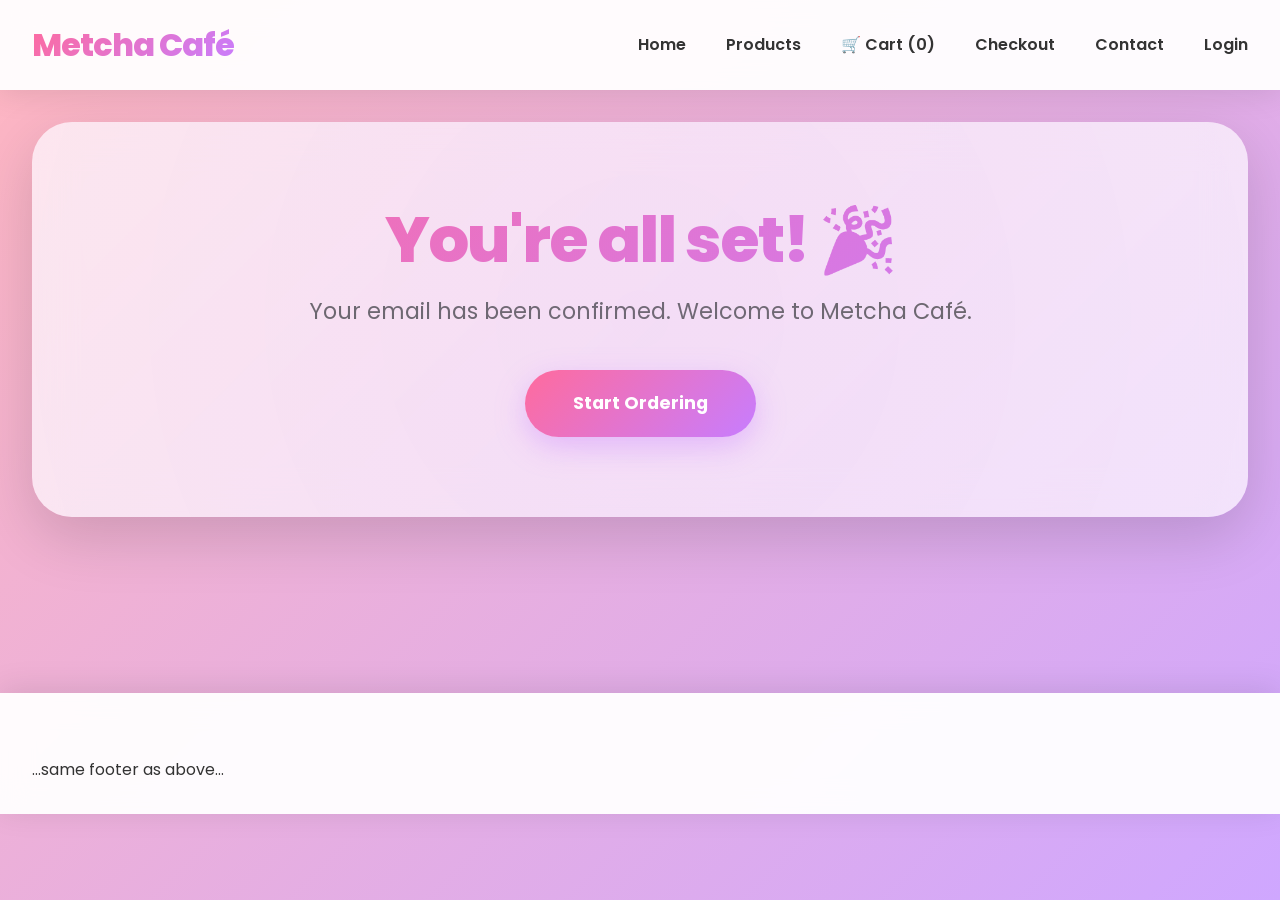
<file: metch_web/verified.html>
<!doctype html>
<html lang="en">
<head>
  <meta charset="UTF-8"/>
  <meta name="viewport" content="width=device-width, initial-scale=1.0"/>
  <title>Metcha Café - Email Verified</title>
  <link href="https://fonts.googleapis.com/css2?family=Poppins:wght@300;400;500;600;700;800&display=swap" rel="stylesheet"/>
  <link rel="stylesheet" href="style.css"/>
</head>
<body>
  <div class="parallax-bg"></div>
  <header>
    <nav>
      <div class="logo">Metcha Café</div>
      <ul class="nav-links">
        <li><a href="index.html#home">Home</a></li>
        <li><a href="products.html">Products</a></li>
        <li><a href="cart.html">🛒 Cart (<span id="cart-count">0</span>)</a></li>
        <li><a href="checkout.html">Checkout</a></li>
        <li><a href="contact.html">Contact</a></li>
        <li><a href="login.html">Login</a></li>
      </ul>
    </nav>
  </header>

  <main>
    <section class="hero">
      <div class="hero-content">
        <h1>You're all set! 🎉</h1>
        <p>Your email has been confirmed. Welcome to Metcha Café.</p>
        <a class="cta-button" href="products.html">Start Ordering</a>
      </div>
    </section>
  </main>

  <!-- Footer (same) -->
  <footer>…same footer as above…</footer>
  <script src="script.js"></script>
</body>
</html>
</file>
<file: metch_web/style.css>
/* ========= Base / Reset ========= */
* { margin: 0; padding: 0; box-sizing: border-box; }
html, body { height: 100%; overflow-x: hidden; }
body {
  font-family: 'Poppins', sans-serif;
  background: linear-gradient(135deg, #ffb6c1, #cfa7ff);
  color: #333;
  line-height: 1.6;
}

/* ========= Parallax BG ========= */
.parallax-bg {
  position: fixed; inset: 0;
  background: linear-gradient(135deg, #ffb6c1, #cfa7ff);
  z-index: -1; transform: translateZ(0);
}

/* ========= Header / Nav ========= */
header {
  background: rgba(255, 255, 255, 0.95);
  backdrop-filter: blur(15px);
  padding: 1.2rem 2rem;
  position: sticky; top: 0; z-index: 1000;
  box-shadow: 0 4px 30px rgba(0,0,0,0.1);
}
nav {
  max-width: 1400px; margin: 0 auto;
  display: flex; justify-content: space-between; align-items: center;
}
.logo {
  font-size: 2rem; font-weight: 800; letter-spacing: -1px;
  background: linear-gradient(135deg, #ff6b9d, #c77dff);
  -webkit-background-clip: text; -webkit-text-fill-color: transparent;
  background-clip: text;
}
.nav-links { display: flex; gap: 2.5rem; list-style: none; }
.nav-links a {
  text-decoration: none; color: #333; font-weight: 600;
  transition: all .3s ease; position: relative; font-size: 1rem;
}
.nav-links a:hover { color: #c77dff; transform: translateY(-2px); }
.nav-links a::after {
  content: ''; position: absolute; bottom: -5px; left: 0; width: 0; height: 3px;
  background: linear-gradient(135deg, #ff6b9d, #c77dff);
  transition: width .3s ease; border-radius: 2px;
}
.nav-links a:hover::after { width: 100%; }

/* Mobile burger (optional if needed later) */
.menu-toggle { display: none; flex-direction: column; cursor: pointer; gap: 6px; }
.menu-toggle span {
  width: 28px; height: 3px;
  background: linear-gradient(135deg, #ff6b9d, #c77dff);
  border-radius: 3px; transition: all .3s ease;
}

/* ========= Layout ========= */
main { max-width: 1400px; margin: 0 auto; padding: 2rem; }

/* ========= Hero ========= */
.hero {
  text-align: center; padding: 5rem 2rem;
  background: rgba(255,255,255,0.7); backdrop-filter: blur(20px);
  border-radius: 40px; margin-bottom: 4rem;
  box-shadow: 0 20px 60px rgba(0,0,0,0.15);
  position: relative; overflow: hidden;
}
.hero::before {
  content: ''; position: absolute; top: -50%; left: -50%;
  width: 200%; height: 200%;
  background: radial-gradient(circle, rgba(199,125,255,.1) 0%, transparent 70%);
  animation: pulse 8s ease-in-out infinite;
}
@keyframes pulse { 0%,100%{transform:scale(1);opacity:.5} 50%{transform:scale(1.1);opacity:.8} }
.hero h1 {
  font-size: 4rem; font-weight: 800; margin-bottom: 1rem; line-height: 1.2; letter-spacing: -2px;
  background: linear-gradient(135deg, #ff6b9d, #c77dff);
  -webkit-background-clip: text; -webkit-text-fill-color: transparent; background-clip: text;
}
.hero p { font-size: 1.4rem; color: #666; margin-bottom: 2.5rem; font-weight: 400; }

/* ========= Buttons ========= */
.cta-button, .submit-button, .add-to-cart {
  display: inline-block; padding: 1.2rem 3rem;
  background: linear-gradient(135deg, #ff6b9d, #c77dff);
  color: #fff; text-decoration: none; border-radius: 50px;
  font-weight: 700; font-size: 1.1rem; transition: all .4s ease;
  box-shadow: 0 10px 30px rgba(199,125,255,.4); border: none; cursor: pointer;
  transform-style: preserve-3d;
}
.cta-button:hover, .submit-button:hover, .add-to-cart:hover {
  transform: translateY(-5px) scale(1.05);
  box-shadow: 0 20px 50px rgba(199,125,255,.6), 0 0 30px rgba(255,107,157,.5);
}

/* ========= Titles ========= */
.section-title {
  text-align: center; font-size: 3rem; font-weight: 800; margin-bottom: 3rem; letter-spacing: -1px;
  background: linear-gradient(135deg, #ff6b9d, #c77dff);
  -webkit-background-clip: text; -webkit-text-fill-color: transparent; background-clip: text;
}

/* ========= Product Grid ========= */
.products-grid {
  display: grid; grid-template-columns: repeat(auto-fill, minmax(300px, 1fr));
  gap: 2.5rem; margin-bottom: 4rem;
}
.product-card {
  background: rgba(255,255,255,.85); backdrop-filter: blur(15px);
  border-radius: 30px; padding: 2rem; text-align: center; transition: all .4s ease;
  box-shadow: 0 10px 40px rgba(0,0,0,.1); position: relative; transform-style: preserve-3d;
}
.product-card:hover {
  transform: translateY(-15px) rotateX(5deg);
  box-shadow: 0 25px 60px rgba(199,125,255,.3), 0 0 40px rgba(255,107,157,.2);
}
.product-image {
  width: 100%; height: 220px; display: flex; align-items: center; justify-content: center;
  font-size: 6rem; margin-bottom: 1.5rem; border-radius: 20px;
  background: linear-gradient(135deg, rgba(255,182,193,.2), rgba(207,167,255,.2));
  transition: transform .3s ease;
}
.product-card:hover .product-image { transform: scale(1.1) rotateZ(5deg); }
.product-name { font-size: 1.4rem; font-weight: 700; margin-bottom: .5rem; color: #333; }
.product-description { font-size: .95rem; color: #666; margin-bottom: 1rem; }
.product-price {
  font-size: 1.8rem; font-weight: 800; margin-bottom: 1.5rem;
  background: linear-gradient(135deg, #ff6b9d, #c77dff);
  -webkit-background-clip: text; -webkit-text-fill-color: transparent; background-clip: text;
}

/* ========= Auth / Forms ========= */
.auth-container {
  max-width: 550px; margin: 0 auto;
  background: rgba(255,255,255,.85); backdrop-filter: blur(20px);
  padding: 3.5rem; border-radius: 30px; box-shadow: 0 20px 60px rgba(0,0,0,.15);
}
.form-group { margin-bottom: 1.8rem; }
.form-group label { display: block; margin-bottom: .7rem; font-weight: 600; color: #333; font-size: 1rem; }
.form-group input, .contact-form textarea {
  width: 100%; padding: 1.2rem;
  border: 2px solid rgba(199,125,255,.3); border-radius: 20px; font-size: 1rem;
  font-family: 'Poppins', sans-serif; transition: all .3s ease;
  background: rgba(255,255,255,.95);
}
.form-group input:focus, .contact-form textarea:focus {
  outline: none; border-color: #c77dff; box-shadow: 0 0 0 4px rgba(199,125,255,.15); transform: translateY(-2px);
}
.password-wrapper { position: relative; }
.password-toggle {
  position: absolute; right: 1.2rem; top: 50%; transform: translateY(-50%);
  background: none; border: none; cursor: pointer; font-size: 1.3rem; padding: .5rem;
  transition: all .3s ease; opacity: .6;
}
.password-toggle:hover { opacity: 1; transform: translateY(-50%) scale(1.1); }

.password-requirements { font-size: .85rem; color: #666; margin-top: .5rem; line-height: 1.6; }
.password-requirements.error { color: #c62828; }
.password-requirements.success { color: #2e7d32; }

.auth-toggle { text-align: center; margin-top: 2rem; color: #666; font-size: 1rem; }
.auth-toggle a { color: #c77dff; text-decoration: none; font-weight: 700; cursor: pointer; transition: color .3s ease; }
.auth-toggle a:hover { color: #ff6b9d; text-decoration: underline; }

.success-message, .error-message {
  padding: 1.2rem; border-radius: 20px; margin-bottom: 1.5rem; text-align: center; font-weight: 600;
  animation: slideIn .4s ease;
}
@keyframes slideIn { from{opacity:0; transform:translateY(-10px)} to{opacity:1; transform:translateY(0)} }
.success-message { background: rgba(76,175,80,.15); color: #2e7d32; border: 2px solid rgba(76,175,80,.4); }
.error-message { background: rgba(244,67,54,.15); color: #c62828; border: 2px solid rgba(244,67,54,.4); }

/* ========= Contact / Map ========= */
.contact-content {
  display: grid; grid-template-columns: 1fr 1fr; gap: 3rem; margin-bottom: 4rem;
}
.contact-form {
  background: rgba(255,255,255,.85); backdrop-filter: blur(20px);
  padding: 3rem; border-radius: 30px; box-shadow: 0 20px 60px rgba(0,0,0,.15);
}
.contact-form textarea { min-height: 180px; resize: vertical; }
.map-container {
  background: rgba(255,255,255,.85); backdrop-filter: blur(20px);
  border-radius: 30px; overflow: hidden; box-shadow: 0 20px 60px rgba(0,0,0,.15); height: 500px;
}
#map { width: 100%; height: 100%; }

/* ========= Cart / Checkout ========= */
.cart-empty {
  text-align: center; padding: 4rem;
  background: rgba(255, 255, 255, 0.85); backdrop-filter: blur(20px);
  border-radius: 30px; box-shadow: 0 20px 60px rgba(0,0,0,.15);
}
.cart-card {
  background: rgba(255,255,255,.85); backdrop-filter: blur(20px);
  padding: 2rem; border-radius: 30px; box-shadow: 0 20px 60px rgba(0,0,0,.15); margin-bottom: 2rem;
}
.qty-badge {
  display: flex; align-items: center; gap: 1rem;
  background: rgba(199,125,255,.1); padding: .5rem 1rem; border-radius: 50px;
}
.qty-btn {
  width: 32px; height: 32px; border-radius: 50%;
  background: linear-gradient(135deg, #ff6b9d, #c77dff); color: #fff; border: none;
  cursor: pointer; font-size: 1.2rem; font-weight: 700; display: flex; align-items: center; justify-content: center;
}

/* ========= Footer ========= */
footer {
  background: rgba(255, 255, 255, 0.95);
  backdrop-filter: blur(15px);
  padding: 4rem 2rem 2rem; margin-top: 5rem;
  box-shadow: 0 -4px 30px rgba(0,0,0,.1);
}
.footer-content {
  max-width: 1400px; margin: 0 auto;
  display: grid; grid-template-columns: repeat(4, 1fr);
  gap: 1.5rem; margin-bottom: 3rem;
}
.footer-section {
  background: rgba(255,240,245,.95); backdrop-filter: blur(10px);
  padding: 1.8rem; border-radius: 20px; box-shadow: 0 8px 25px rgba(255,182,193,.3);
  transition: all .4s ease; transform-style: preserve-3d;
  border: 2px solid rgba(255,182,193,.3);
}
.footer-section:hover {
  transform: translateY(-10px) scale(1.03) rotateX(5deg);
  box-shadow: 0 20px 50px rgba(255,182,193,.6), 0 0 40px rgba(255,182,193,.5);
  border-color: rgba(255,182,193,.6);
}
.footer-section h3 {
  font-size: 1.2rem; font-weight: 700; margin-bottom: 1.2rem;
  background: linear-gradient(135deg, #ff6b9d, #c77dff);
  -webkit-background-clip: text; -webkit-text-fill-color: transparent; background-clip: text;
}
.footer-section p { color: #666; line-height: 1.6; margin-bottom: .8rem; font-size: .9rem; }
.footer-links { list-style: none; }
.footer-links li { margin-bottom: .6rem; }
.footer-links a { color: #666; text-decoration: none; transition: all .3s ease; font-weight: 500; font-size: .9rem; }
.footer-links a:hover { color: #c77dff; padding-left: 5px; }
.contact-info { list-style: none; display: flex; flex-direction: column; gap: .8rem; }
.contact-item { padding: .6rem 0; border-bottom: 1px solid rgba(255,182,193,.2); }
.contact-item:last-child { border-bottom: none; }
.contact-item strong {
  color: #333; display: block; margin-bottom: .4rem; font-size: .9rem; font-weight: 700;
  background: linear-gradient(135deg, #ff6b9d, #c77dff);
  -webkit-background-clip: text; -webkit-text-fill-color: transparent; background-clip: text;
}
.contact-item span { color: #666; font-weight: 500; font-size: .85rem; }

/* Social icons 3D glow */
.social-icons { display: flex; gap: 1rem; margin-top: 1.2rem; }
.social-icon {
  width: 40px; height: 40px; border-radius: 50%;
  background: linear-gradient(135deg, #ff6b9d, #c77dff);
  display: flex; align-items: center; justify-content: center;
  color: #fff; font-size: 1.2rem; text-decoration: none; transition: all .4s ease;
  box-shadow: 0 5px 20px rgba(199,125,255,.3); transform-style: preserve-3d;
}
.social-icon:hover {
  transform: translateY(-8px) scale(1.15) rotateZ(10deg);
  box-shadow: 0 20px 50px rgba(199,125,255,.6), 0 0 40px rgba(255,107,157,.6);
}
.footer-bottom {
  text-align: center; padding-top: 2rem; border-top: 2px solid rgba(199,125,255,.2);
  color: #666; font-weight: 500;
}

/* ========= Utility ========= */
.hidden { display: none; }
.spinner {
  display: inline-block; width: 20px; height: 20px;
  border: 3px solid rgba(255,255,255,.3); border-radius: 50%;
  border-top-color: #fff; animation: spin .8s linear infinite;
}
@keyframes spin { to { transform: rotate(360deg); } }

/* ========= Responsive ========= */
@media (max-width: 1024px) {
  .footer-content { grid-template-columns: repeat(2, 1fr); }
  .contact-content { grid-template-columns: 1fr; }
}
@media (max-width: 768px) {
  .hero h1 { font-size: 2.5rem; }
  .hero p { font-size: 1.1rem; }
  .section-title { font-size: 2.2rem; }
  .products-grid { grid-template-columns: 1fr; }
  .footer-content { grid-template-columns: 1fr; gap: 2rem; }
  main { padding: 1rem; }
  .auth-container { padding: 2rem; }
}
</file>
